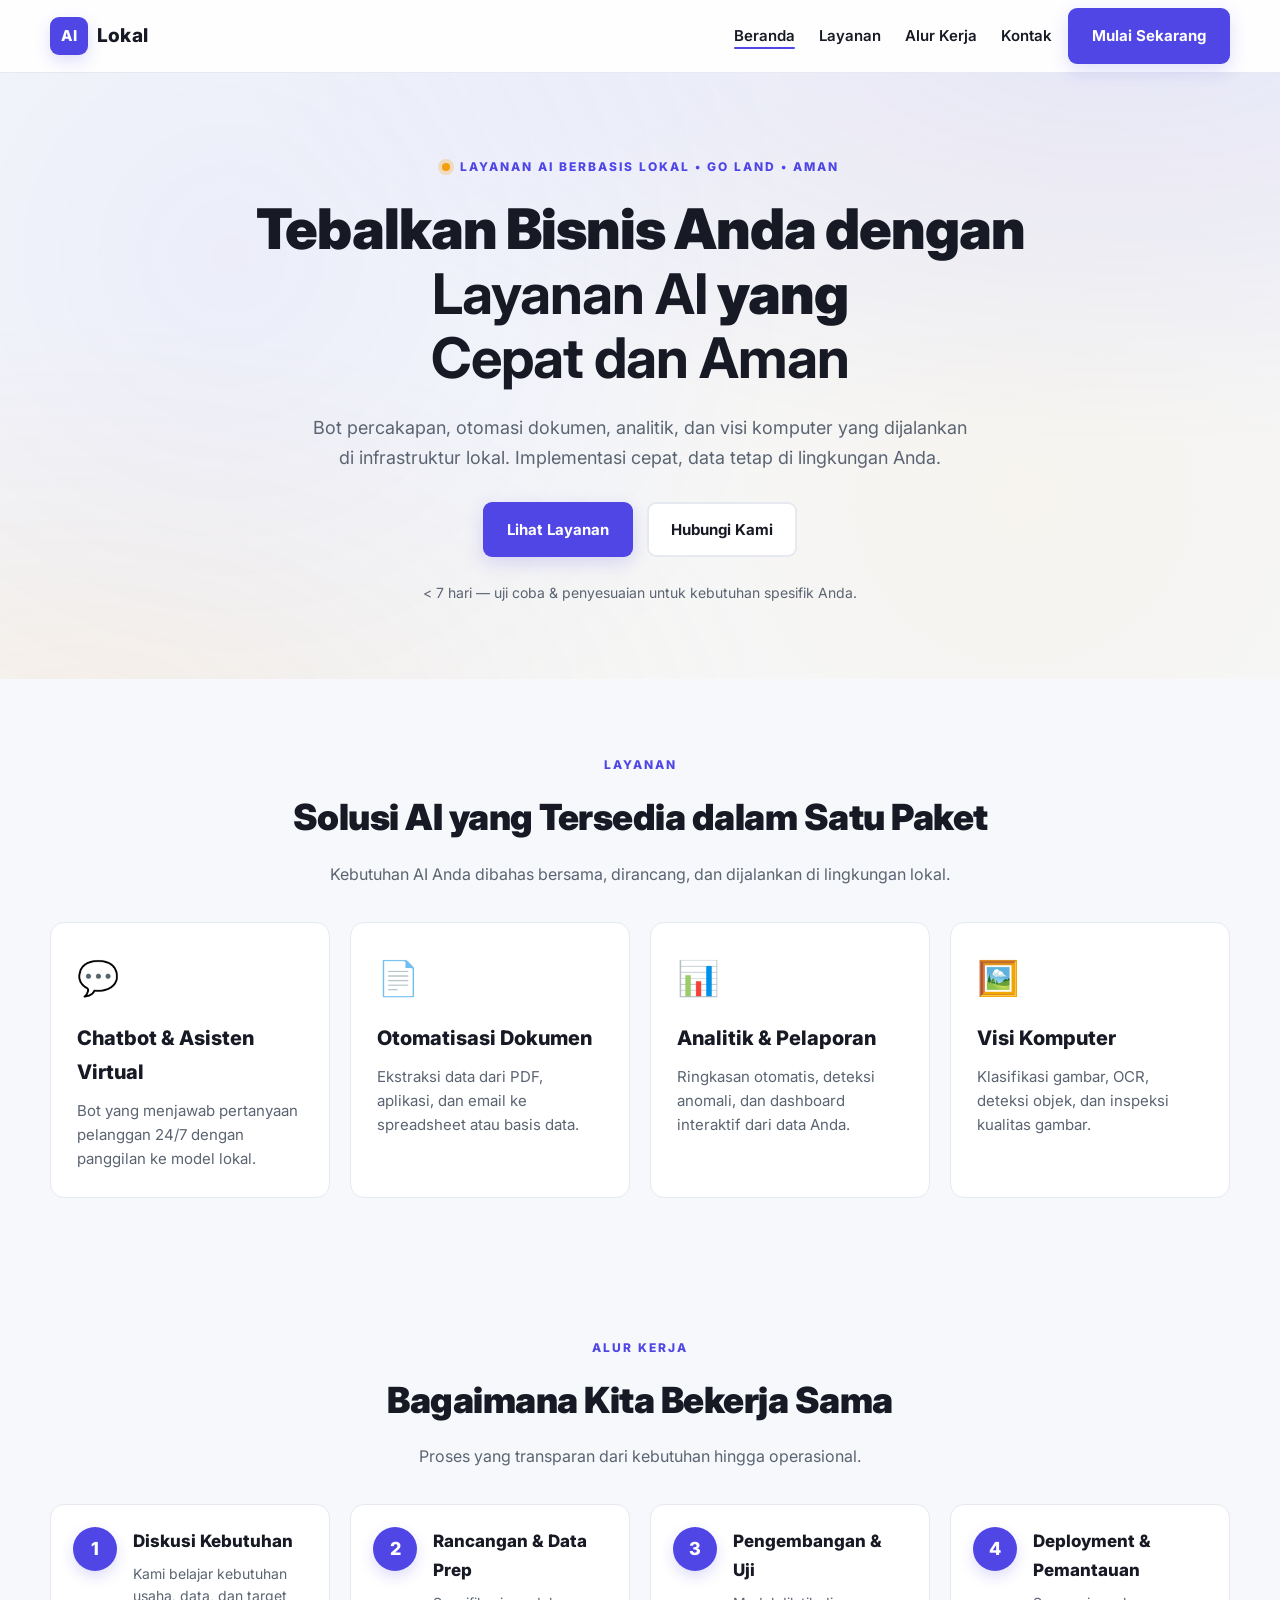
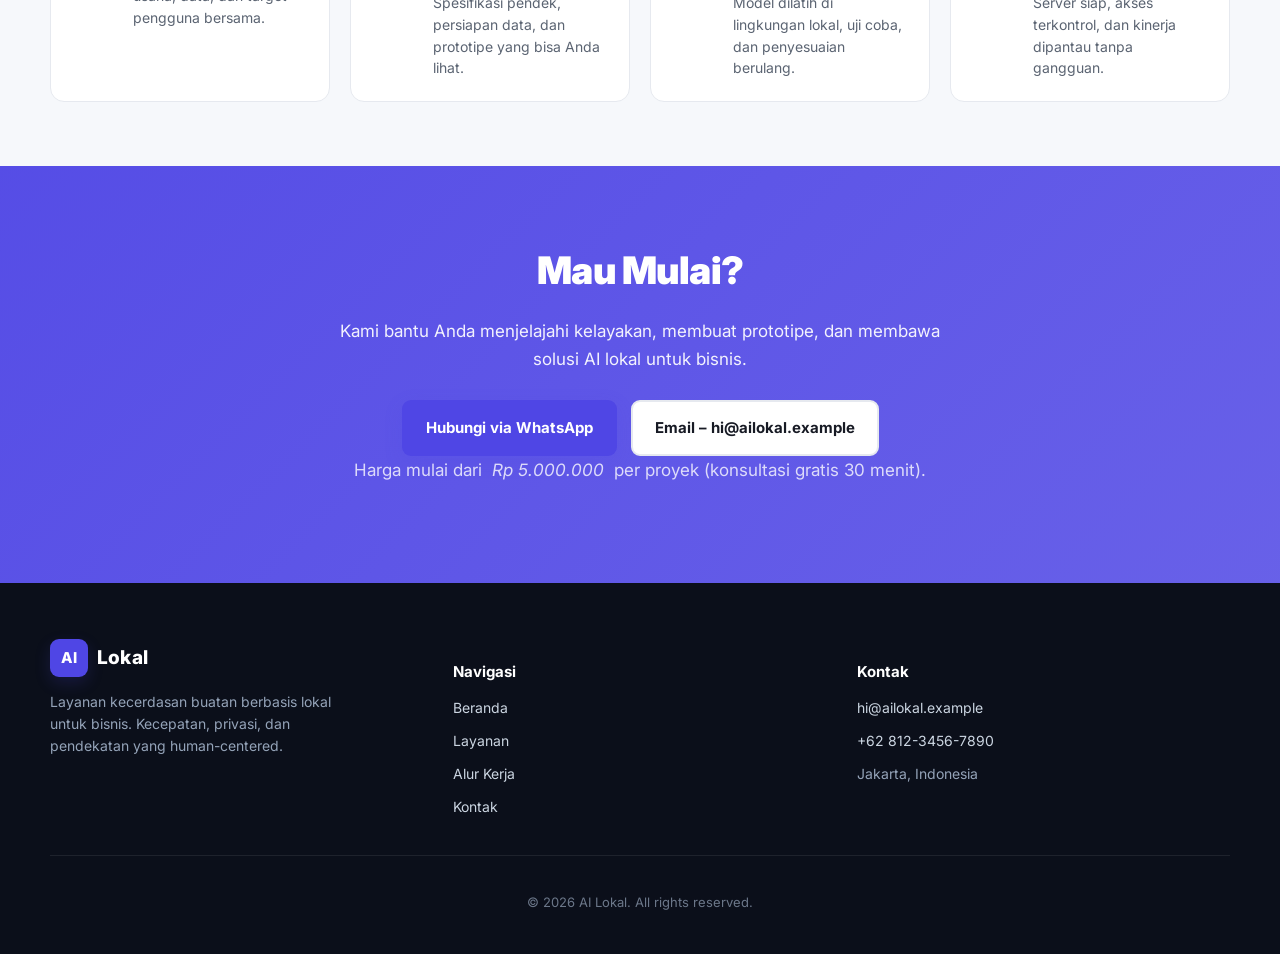
<file: index.html>
<!DOCTYPE html>
<html lang="id">
<head>
  <meta charset="UTF-8" />
  <meta name="viewport" content="width=device-width, initial-scale=1.0" />
  <title>AI Lokal — Layanan Kecerdasan Buatan untuk Bisnis</title>
  <meta name="description" content="Layanan kecerdasan buatan (AI) berbasis lokal untuk bisnis. Automasi dokumen, chatbot, analitik, dan visi komputer tanpa biaya API mahal." />
  <link rel="stylesheet" href="styles.css" />
  <link rel="preconnect" href="https://fonts.googleapis.com" />
  <link rel="preconnect" href="https://fonts.gstatic.com" crossorigin />
  <link href="https://fonts.googleapis.com/css2?family=Inter:ital,opsz,wght@0,14..32,100..900;1,14..32,100..900&family=JetBrains+Mono:wght@400;500;600&display=swap" rel="stylesheet" />
  <link rel="icon" href="data:image/svg+xml,<svg xmlns='http://www.w3.org/2000/svg' viewBox='0 0 32 32'><rect width='32' height='32' rx='8' fill='%234f46e5'/><text x='16' y='23' font-family='Inter, sans-serif' font-size='18' font-weight='800' fill='white' text-anchor='middle'>AI</text></svg>" />
</head>
<body>
  <header class="header">
    <div class="container header-inner">
      <a class="logo" href="#top" aria-label="AI Lokal beranda">
        <span class="logo-mark">AI</span>
        <span class="logo-text">Lokal</span>
      </a>
      <nav class="nav" id="nav">
        <ul class="nav-list">
          <li><a href="#hero">Beranda</a></li>
          <li><a href="#layanan">Layanan</a></li>
          <li><a href="#alur">Alur Kerja</a></li>
          <li><a href="#kontak">Kontak</a></li>
        </ul>
        <a class="btn btn-primary nav-cta" href="#kontak">Mulai Sekarang</a>
        <button class="nav-toggle" id="nav-toggle" aria-label="Buka menu" aria-expanded="false">
          <span></span><span></span><span></span>
        </button>
      </nav>
    </div>
  </header>

  <section class="hero" id="hero">
    <div class="container hero-inner">
      <p class="hero-eyebrow">
        <span class="eyebrow-dot"></span>
        Layanan AI berbasis lokal &bull; go land &bull; aman
      </p>
      <h1>
        Tebalkan Bisnis Anda dengan<br />
        <strong>Layanan AI</strong> yang<br />
        <strong>Cepat dan Aman</strong>
      </h1>
      <p class="hero-text">
        Bot percakapan, otomasi dokumen, analitik, dan visi komputer yang dijalankan
        di infrastruktur lokal. Implementasi cepat, data tetap di lingkungan Anda.
      </p>
      <div class="hero-ctas">
        <a class="btn btn-primary" href="#layanan">Lihat Layanan</a>
        <a class="btn btn-outline" href="#kontak">Hubungi Kami</a>
      </div>
      <p class="hero-note">&lt; 7 hari &mdash; uji coba &amp; penyesuaian untuk kebutuhan spesifik Anda.</p>
    </div>
  </section>

  <section class="services" id="layanan">
    <div class="container">
      <div class="section-head reveal reveal-delay-1">
        <p class="eyebrow">Layanan</p>
        <h2>Solusi AI yang Tersedia dalam Satu Paket</h2>
        <p class="section-text">Kebutuhan AI Anda dibahas bersama, dirancang, dan dijalankan di lingkungan lokal.</p>
      </div>
      <div class="services-grid">
        <article class="card reveal reveal-delay-1">
          <div class="card-icon">💬</div>
          <h3>Chatbot &amp; Asisten Virtual</h3>
          <p>Bot yang menjawab pertanyaan pelanggan 24/7 dengan panggilan ke model lokal.</p>
        </article>
        <article class="card reveal reveal-delay-2">
          <div class="card-icon">📄</div>
          <h3>Otomatisasi Dokumen</h3>
          <p>Ekstraksi data dari PDF, aplikasi, dan email ke spreadsheet atau basis data.</p>
        </article>
        <article class="card reveal reveal-delay-3">
          <div class="card-icon">📊</div>
          <h3>Analitik &amp; Pelaporan</h3>
          <p>Ringkasan otomatis, deteksi anomali, dan dashboard interaktif dari data Anda.</p>
        </article>
        <article class="card reveal reveal-delay-4">
          <div class="card-icon">🖼️</div>
          <h3>Visi Komputer</h3>
          <p>Klasifikasi gambar, OCR, deteksi objek, dan inspeksi kualitas gambar.</p>
        </article>
      </div>
    </div>
  </section>

  <section class="workflow" id="alur">
    <div class="container">
      <div class="section-head section-head--center reveal reveal-delay-2">
        <p class="eyebrow">Alur Kerja</p>
        <h2>Bagaimana Kita Bekerja Sama</h2>
        <p class="section-text">Proses yang transparan dari kebutuhan hingga operasional.</p>
      </div>
      <ol class="workflow-steps">
        <li class="step reveal reveal-delay-1">
          <span class="step-num">1</span>
          <div class="step-body">
            <h4>Diskusi Kebutuhan</h4>
            <p>Kami belajar kebutuhan usaha, data, dan target pengguna bersama.</p>
          </div>
        </li>
        <li class="step reveal reveal-delay-2">
          <span class="step-num">2</span>
          <div class="step-body">
            <h4>Rancangan &amp; Data Prep</h4>
            <p>Spesifikasi pendek, persiapan data, dan prototipe yang bisa Anda lihat.</p>
          </div>
        </li>
        <li class="step reveal reveal-delay-3">
          <span class="step-num">3</span>
          <div class="step-body">
            <h4>Pengembangan &amp; Uji</h4>
            <p>Model dilatih di lingkungan lokal, uji coba, dan penyesuaian berulang.</p>
          </div>
        </li>
        <li class="step reveal reveal-delay-4">
          <span class="step-num">4</span>
          <div class="step-body">
            <h4>Deployment &amp; Pemantauan</h4>
            <p>Server siap, akses terkontrol, dan kinerja dipantau tanpa gangguan.</p>
          </div>
        </li>
      </ol>
    </div>
  </section>

  <section class="cta">
    <div class="container cta-inner">
      <h2>Mau Mulai?</h2>
      <p>Kami bantu Anda menjelajahi kelayakan, membuat prototipe, dan membawa solusi AI lokal untuk bisnis.</p>
      <div class="cta-ctas">
        <a class="btn btn-primary" href="https://wa.me/6281234567890">Hubungi via WhatsApp</a>
        <a class="btn btn-outline" href="mailto:hi@ailokal.example">Email &ndash; hi@ailokal.example</a>
      </div>
      <p class="cta-note">Harga mulai dari &nbsp;<em>Rp&nbsp;5.000.000</em>&nbsp; per proyek (konsultasi gratis 30 menit).</p>
    </div>
  </section>

  <footer class="footer" id="kontak">
    <div class="container footer-grid">
      <div class="footer-brand">
        <a class="logo" href="#top">
          <span class="logo-mark">AI</span>
          <span class="logo-text">Lokal</span>
        </a>
        <p>Layanan kecerdasan buatan berbasis lokal untuk bisnis. Kecepatan, privasi, dan pendekatan yang human-centered.</p>
      </div>
      <div class="footer-links">
        <h4>Navigasi</h4>
        <ul>
          <li><a href="#hero">Beranda</a></li>
          <li><a href="#layanan">Layanan</a></li>
          <li><a href="#alur">Alur Kerja</a></li>
          <li><a href="#kontak">Kontak</a></li>
        </ul>
      </div>
      <div class="footer-contact">
        <h4>Kontak</h4>
        <ul>
          <li><a href="mailto:hi@ailokal.example">hi@ailokal.example</a></li>
          <li><a href="https://wa.me/6281234567890">+62 812-3456-7890</a></li>
          <li>Jakarta, Indonesia</li>
        </ul>
      </div>
    </div>
    <p class="footer-copy">&copy; 2026 AI Lokal. All rights reserved.</p>
  </footer>

  <script src="script.js"></script>
</body>
</html>
</file>
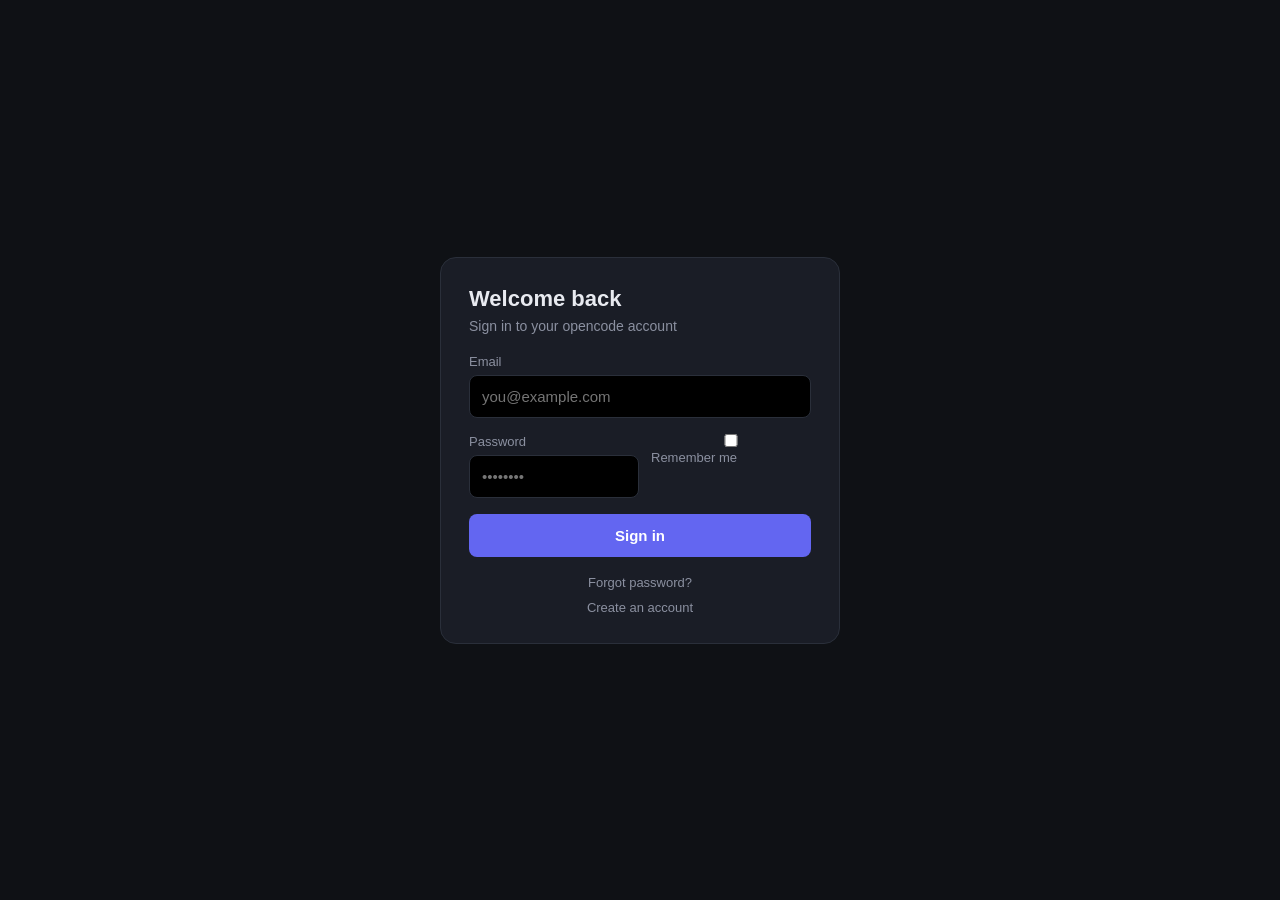
<file: login.html>
<!DOCTYPE html>
<html lang="en">
<head>
  <meta charset="UTF-8" />
  <meta name="viewport" content="width=device-width, initial-scale=1.0" />
  <title>Login — opencode</title>
  <style>
    :root {
      --bg: #0f1115;
      --panel: #1a1d26;
      --border: #2a2f3a;
      --text: #e8eaf0;
      --muted: #8b90a0;
      --accent: #6366f1;
      --accent-hover: #7779f5;
      --danger: #ef4444;
      --ok: #22c55e;
    }

    * { box-sizing: border-box; margin: 0; padding: 0; }

    body {
      font-family: -apple-system, BlinkMacSystemFont, "Segoe UI", sans-serif;
      background: var(--bg);
      color: var(--text);
      min-height: 100vh;
      display: flex;
      align-items: center;
      justify-content: center;
      padding: 16px;
    }

    .card {
      width: 100%;
      max-width: 400px;
      background: var(--panel);
      border: 1px solid var(--border);
      border-radius: 16px;
      padding: 28px;
    }

    h1 { font-size: 22px; font-weight: 700; margin-bottom: 6px; }
    .sub { color: var(--muted); font-size: 14px; margin-bottom: 20px; }

    .field { margin-bottom: 16px; }
    .field label {
      display: block;
      font-size: 13px;
      color: var(--muted);
      margin-bottom: 6px;
    }
    .field input {
      width: 100%;
      padding: 12px;
      border: 1px solid var(--border);
      border-radius: 8px;
      background: #000;
      color: var(--text);
      font-size: 15px;
      outline: none;
      transition: border 0.15s;
    }
    .field input:focus { border-color: var(--accent); }

    .row { display: flex; gap: 12px; }
    .row .field { flex: 1; }

    .btn {
      width: 100%;
      padding: 13px;
      border: none;
      border-radius: 8px;
      background: var(--accent);
      color: #fff;
      font-size: 15px;
      font-weight: 600;
      cursor: pointer;
      transition: background 0.15s;
    }
    .btn:hover { background: var(--accent-hover); }
    .btn:active { transform: translateY(1px); }

    .actions { display: flex; flex-direction: column; gap: 10px; margin-top: 18px; }
    .link {
      color: var(--muted);
      font-size: 13px;
      text-align: center;
    }
    .link:hover { color: var(--text); }

    .error {
      background: #2a1515;
      border: 1px solid var(--danger);
      color: var(--danger);
      padding: 10px 12px;
      border-radius: 8px;
      font-size: 13px;
      display: none;
    }
    .error.show { display: block; }

    .spinner {
      width: 18px; height: 18px;
      border: 2px solid var(--border);
      border-top-color: #fff;
      border-radius: 50%;
      animation: spin 0.8s linear infinite;
      display: none;
    }
    .spinner.active { display: inline-block; }
    .btn:disabled .spinner { display: inline-block; }

    @keyframes spin { to { transform: rotate(360deg); } }
  </style>
</head>
<body>
  <div class="card">
    <h1>Welcome back</h1>
    <p class="sub">Sign in to your opencode account</p>

    <div class="error" id="error"></div>

    <form id="form" novalidate>
      <div class="field">
        <label for="email">Email</label>
        <input id="email" type="email" autocomplete="email" placeholder="you@example.com" required />
      </div>

      <div class="row">
        <div class="field">
          <label for="password">Password</label>
          <input id="password" type="password" autocomplete="current-password" placeholder="••••••••" required />
        </div>
        <div class="field" style="flex:0 0 160px;">
          <label for="remember" style="display:block;margin-bottom:6px;">
            <input id="remember" type="checkbox" />
            Remember me
          </label>
        </div>
      </div>

      <button class="btn" id="btn" type="submit">Sign in</button>
      <span class="spinner" id="spinner"></span>
    </form>

    <div class="actions">
      <p class="link">Forgot password?</p>
      <p class="link">Create an account</p>
    </div>
  </div>

  <script>
    const form = document.getElementById("form");
    const email = document.getElementById("email");
    const password = document.getElementById("password");
    const error = document.getElementById("error");
    const btn = document.getElementById("btn");
    const spinner = document.getElementById("spinner");

    form.addEventListener("submit", async (e) => {
      e.preventDefault();
      error.classList.remove("show");
      btn.disabled = true;
      spinner.classList.add("active");

      const payload = {
        email: email.value.trim(),
        password: password.value,
        remember: document.getElementById("remember").checked,
      };

      try {
        const res = await fetch("/api/auth/login", {
          method: "POST",
          headers: { "Content-Type": "application/json" },
          body: JSON.stringify(payload),
        });

        const data = await res.json().catch(() => ({}));

        if (!res.ok) {
          throw new Error(data.error || "Invalid email or password.");
        }

        // Persist the session cookie for "Remember me"
        if (payload.remember) {
          document.cookie =
            "opencode_session=" + data.sessionId +
            "; path=/; max-age=" + 60 * 60 * 24 * 7 +
            "; SameSite=Lax";
        }

        // Replace with actual redirect target in your setup
        window.location.href = "/dashboard";
      } catch (err) {
        error.textContent = err.message;
        error.classList.add("show");
      } finally {
        btn.disabled = false;
        spinner.classList.remove("active");
      }
    });
  </script>
</body>
</html>
</file>
<file: styles.css>
:root {
  --color-bg: #f6f8fb;
  --color-surface: #ffffff;
  --color-text: #171a24;
  --color-text-muted: #5b6472;
  --color-primary: #4f46e5;
  --color-primary-hover: #4338ca;
  --color-primary-soft: #eef2ff;
  --color-primary-glow: rgba(79, 70, 229, 0.18);
  --color-accent: #f59e0b;
  --color-border: #e6e9ef;
  --color-shadow: rgba(15, 23, 42, 0.07);
  --color-shadow-hover: rgba(15, 23, 42, 0.14);
  --color-footer-bg: #0b0f1a;
  --color-footer-text: #94a3b8;
  --color-footer-link: #cbd5e1;
  --font-sans: "Inter", system-ui, -apple-system, "Segoe UI", Roboto, "Helvetica Neue", Arial, sans-serif;
  --font-mono: "JetBrains Mono", "SF Mono", Menlo, Consolas, monospace;
  --radius: 14px;
  --radius-sm: 9px;
  --space: 1.35rem;
  --maxw: 1180px;
  --header-h: 72px;
  --ease: cubic-bezier(0.22, 1, 0.36, 1);
}

* { box-sizing: border-box; }

html { scroll-behavior: smooth; }

body {
  margin: 0;
  font-family: var(--font-sans);
  color: var(--color-text);
  background: var(--color-bg);
  line-height: 1.7;
  -webkit-font-smoothing: antialiased;
  text-rendering: optimizeLegibility;
}

img { max-width: 100%; display: block; }

a { color: var(--color-primary); text-decoration: none; }
a:hover { color: var(--color-primary-hover); }

/* ---------- Container ---------- */
.container {
  width: 100%;
  max-width: var(--maxw);
  margin: 0 auto;
  padding: 0 var(calc(var(--space) / 2));
}

/* ---------- Header ---------- */
.header {
  position: sticky;
  top: 0;
  z-index: 100;
  background: rgba(255, 255, 255, 0.86);
  backdrop-filter: blur(12px);
  -webkit-backdrop-filter: blur(12px);
  border-bottom: 1px solid var(--color-border);
  transition: background 0.3s var(--ease);
}

.header.scrolled {
  background: rgba(255, 255, 255, 0.96);
  box-shadow: 0 6px 24px var(--color-shadow);
}

.header-inner {
  display: flex;
  align-items: center;
  justify-content: space-between;
  height: var(--header-h);
}

.logo {
  display: flex;
  align-items: center;
  gap: 9px;
  text-decoration: none;
  color: var(--color-text);
  transition: opacity 0.2s;
}

.logo:hover { opacity: 0.85; }

.logo-mark {
  display: inline-flex;
  align-items: center;
  justify-content: center;
  width: 38px;
  height: 38px;
  border-radius: var(--radius-sm);
  background: var(--color-primary);
  color: #fff;
  font-weight: 800;
  font-size: 15px;
  letter-spacing: 0.3px;
  box-shadow: 0 6px 16px var(--color-primary-glow);
}

.logo-text {
  font-weight: 800;
  font-size: 19px;
  letter-spacing: 0.2px;
  color: var(--color-text);
}

/* ---------- Nav ---------- */
.nav {
  display: flex;
  align-items: center;
  gap: 16px;
}

.nav-list {
  display: flex;
  gap: 24px;
  list-style: none;
  margin: 0;
  padding: 0;
  flex: 1 1 auto;
}

.nav-list a {
  font-weight: 600;
  font-size: 15px;
  color: var(--color-text);
  position: relative;
  padding-bottom: 4px;
}

.nav-list a::after {
  content: "";
  position: absolute;
  bottom: 0;
  left: 0;
  width: 0;
  height: 2px;
  background: var(--color-primary);
  border-radius: 2px;
  transition: width 0.25s var(--ease);
}

.nav-list a:hover::after,
.nav-list a.active::after { width: 100%; }

.nav-cta {
  padding: 9px 18px;
  border-radius: var(--radius-sm);
  background: var(--color-primary);
  color: #fff;
  font-weight: 700;
  font-size: 14px;
  box-shadow: 0 6px 16px var(--color-primary-glow);
  transition: background 0.2s, transform 0.2s, box-shadow 0.2s;
}

.nav-cta:hover {
  background: var(--color-primary-hover);
  transform: translateY(-1px);
  box-shadow: 0 8px 22px var(--color-primary-glow);
}

.nav-toggle {
  display: none;
  flex-direction: column;
  gap: 5px;
  background: transparent;
  border: none;
  cursor: pointer;
  padding: 6px;
}

.nav-toggle span {
  display: block;
  width: 24px;
  height: 2px;
  background: var(--color-text);
  border-radius: 2px;
  transition: transform 0.25s var(--ease), opacity 0.25s var(--ease);
}

/* ---------- Buttons ---------- */
.btn {
  display: inline-flex;
  align-items: center;
  justify-content: center;
  gap: 8px;
  padding: 13px 22px;
  border-radius: var(--radius-sm);
  font-weight: 700;
  font-size: 15px;
  cursor: pointer;
  border: 2px solid transparent;
  transition: background 0.2s, color 0.2s, border-color 0.2s, transform 0.2s, box-shadow 0.2s;
  text-decoration: none;
  flex-shrink: 0;
}

.btn:active { transform: translateY(1px); }

.btn-primary {
  background: var(--color-primary);
  color: #fff;
  box-shadow: 0 6px 18px var(--color-primary-glow);
}

.btn-primary:hover {
  background: var(--color-primary-hover);
  transform: translateY(-2px);
  box-shadow: 0 10px 26px var(--color-primary-glow);
}

.btn-outline {
  background: #fff;
  color: var(--color-text);
  border-color: var(--color-border);
}

.btn-outline:hover {
  border-color: var(--color-primary);
  color: var(--color-primary);
  transform: translateY(-2px);
  box-shadow: 0 8px 22px var(--color-shadow);
}

/* ---------- Hero ---------- */
.hero {
  position: relative;
  padding: 72px 0 60px;
  overflow: hidden;
  background:
    radial-gradient(900px 420px at 88% -8%, rgba(79, 70, 229, 0.10), transparent),
    radial-gradient(700px 420px at 6% 110%, rgba(245, 158, 11, 0.08), transparent),
    var(--color-bg);
}

.hero::before {
  content: "";
  position: absolute;
  inset: 0;
  background:
    radial-gradient(circle at 18% 30%, rgba(79, 70, 229, 0.06), transparent 50%),
    radial-gradient(circle at 80% 70%, rgba(245, 158, 11, 0.05), transparent 50%);
  pointer-events: none;
}

.hero-inner {
  position: relative;
  z-index: 1;
  text-align: center;
}

.hero-eyebrow {
  display: inline-flex;
  align-items: center;
  gap: 10px;
  text-transform: uppercase;
  letter-spacing: 2px;
  font-size: 12px;
  font-weight: 800;
  color: var(--color-primary);
  margin-bottom: 20px;
}

.eyebrow-dot {
  width: 8px;
  height: 8px;
  border-radius: 50%;
  background: var(--color-accent);
  box-shadow: 0 0 0 4px rgba(245, 158, 11, 0.25);
}

.hero h1 {
  font-size: clamp(34px, 5.4vw, 56px);
  line-height: 1.15;
  font-weight: 900;
  letter-spacing: -1px;
  margin: 0 0 22px;
  color: var(--color-text);
}

.hero-text {
  font-size: 18px;
  color: var(--color-text-muted);
  max-width: 660px;
  margin: 0 auto 28px;
}

.hero-ctas {
  display: flex;
  gap: 14px;
  justify-content: center;
  flex-wrap: wrap;
}

.hero-note {
  margin-top: 24px;
  font-size: 14px;
  color: var(--color-text-muted);
}

/* ---------- Section shared ---------- */
.section-head {
  text-align: center;
  margin-bottom: 34px;
}

.section-head--center { text-align: center; }

.eyebrow {
  text-transform: uppercase;
  letter-spacing: 2px;
  font-size: 12px;
  font-weight: 800;
  color: var(--color-primary);
  margin-bottom: 12px;
}

.section-head h2 {
  font-size: clamp(24px, 3.6vw, 36px);
  font-weight: 900;
  letter-spacing: -0.5px;
  margin: 0 0 12px;
  color: var(--color-text);
}

.section-text {
  color: var(--color-text-muted);
  max-width: 620px;
  margin: 0 auto;
  font-size: 16px;
}

/* ---------- Services ---------- */
.services {
  padding: 64px 0;
}

.services-grid {
  display: grid;
  grid-template-columns: repeat(auto-fit, minmax(240px, 1fr));
  gap: 20px;
}

.card {
  background: var(--color-surface);
  border: 1px solid var(--color-border);
  border-radius: var(--radius);
  padding: 26px;
  transition: transform 0.25s var(--ease), box-shadow 0.25s var(--ease), border-color 0.25s var(--ease);
}

.card:hover {
  transform: translateY(-6px);
  box-shadow: 0 18px 40px var(--color-shadow-hover);
  border-color: #d9dde6;
}

.card-icon {
  font-size: 34px;
  margin-bottom: 14px;
  display: inline-block;
  transition: transform 0.3s var(--ease);
}

.card:hover .card-icon { transform: scale(1.12) rotate(-3deg); }

.card h3 {
  font-size: 20px;
  font-weight: 800;
  margin: 0 0 10px;
  color: var(--color-text);
}

.card p {
  color: var(--color-text-muted);
  margin: 0;
  font-size: 15px;
  line-height: 1.6;
}

/* ---------- Workflow ---------- */
.workflow {
  padding: 64px 0;
}

.workflow-steps {
  list-style: none;
  margin: 0;
  padding: 0;
  display: grid;
  grid-template-columns: repeat(auto-fit, minmax(230px, 1fr));
  gap: 20px;
}

.step {
  display: flex;
  gap: 16px;
  background: var(--color-surface);
  border: 1px solid var(--color-border);
  border-radius: var(--radius);
  padding: 22px;
  transition: transform 0.25s var(--ease), box-shadow 0.25s var(--ease);
}

.step:hover {
  transform: translateY(-3px);
  box-shadow: 0 12px 28px var(--color-shadow);
}

.step-num {
  flex: 0 0 44px;
  height: 44px;
  border-radius: 50%;
  background: var(--color-primary);
  color: #fff;
  font-weight: 800;
  font-size: 18px;
  display: flex;
  align-items: center;
  justify-content: center;
  box-shadow: 0 6px 14px var(--color-primary-glow);
  transition: transform 0.25s var(--ease), box-shadow 0.25s var(--ease);
}

.step:hover .step-num {
  transform: scale(1.08);
  box-shadow: 0 8px 20px var(--color-primary-glow);
}

.step-body { flex: 1; min-width: 0; }

.step h4 {
  font-size: 17px;
  font-weight: 800;
  margin: 0 0 7px;
  color: var(--color-text);
}

.step p {
  color: var(--color-text-muted);
  margin: 0;
  font-size: 14px;
  line-height: 1.55;
}

/* ---------- CTA ---------- */
.cta {
  background:
    linear-gradient(135deg, rgba(79, 70, 229, 0.96), rgba(79, 70, 229, 0.85)),
    url("data:image/svg+xml,%3Csvg xmlns='http://www.w3.org/2000/svg' viewBox='0 0 100 100'%3E%3Ccircle cx='20' cy='20' r='3' fill='white' opacity='0.15'/%3E%3Ccircle cx='60' cy='50' r='2' fill='white' opacity='0.1'/%3E%3Ccircle cx='40' cy='80' r='2.5' fill='white' opacity='0.08'/%3E%3Ccircle cx='80' cy='30' r='1.5' fill='white' opacity='0.12'/%3E%3C/svg%3E");
  color: #fff;
  padding: 72px 0;
  text-align: center;
}

.cta-inner { position: relative; z-index: 1; }

.cta h2 {
  font-size: clamp(26px, 3.8vw, 38px);
  font-weight: 900;
  letter-spacing: -0.5px;
  margin: 0 0 14px;
  color: #fff;
}

.cta p {
  color: rgba(255, 255, 255, 0.92);
  max-width: 620px;
  margin: 0 auto 26px;
  font-size: 17px;
}

.cta-ctas { display: flex; gap: 14px; justify-content: center; flex-wrap: wrap; }

.cta-note {
  margin-top: 22px;
  font-size: 14px;
  opacity: 0.85;
}

/* ---------- Footer ---------- */
.footer {
  background: var(--color-footer-bg);
  color: var(--color-footer-text);
  padding-top: 56px;
  padding-bottom: 28px;
}

.footer-grid {
  display: grid;
  grid-template-columns: repeat(auto-fit, minmax(160px, 1fr));
  gap: 30px;
  padding-bottom: 28px;
  border-bottom: 1px solid rgba(255, 255, 255, 0.08);
}

.footer-brand .logo-text { color: #fff; }

.footer-brand p {
  font-size: 14px;
  color: var(--color-footer-text);
  max-width: 300px;
  line-height: 1.6;
}

.footer h4 {
  color: #fff;
  font-size: 15px;
  margin-bottom: 12px;
}

.footer a { color: var(--color-footer-link); }
.footer a:hover { color: #fff; }

.footer ul { list-style: none; margin: 0; padding: 0; }

.footer li { margin-bottom: 9px; font-size: 14px; }

.footer-copy {
  text-align: center;
  font-size: 13px;
  opacity: 0.7;
  padding-top: 22px;
}

/* ---------- Scroll reveal (CSS-only) ---------- */
html.js .reveal {
  opacity: 0;
  transform: translateY(22px);
  transition: opacity 0.7s var(--ease), transform 0.7s var(--ease);
}

html.js .reveal.visible {
  opacity: 1;
  transform: translateY(0);
}

html.js .reveal-delay-1 { transition-delay: 0.08s; }
html.js .reveal-delay-2 { transition-delay: 0.16s; }
html.js .reveal-delay-3 { transition-delay: 0.24s; }
html.js .reveal-delay-4 { transition-delay: 0.32s; }

/* ---------- Mobile ---------- */
@media (max-width: 820px) {
  .nav-list {
    display: none;
    position: absolute;
    top: var(--header-h);
    left: 0;
    right: 0;
    flex-direction: column;
    background: #fff;
    padding: 14px 16px 18px;
    gap: 12px;
    border-bottom: 1px solid var(--color-border);
    box-shadow: 0 12px 30px var(--color-shadow);
  }

  .nav-list.open { display: flex; }

  .nav-cta { display: none; }

  .nav-toggle { display: flex; }

  .nav-toggle[aria-expanded="true"] span:nth-child(1) {
    transform: translateY(9px) rotate(45deg);
  }
  .nav-toggle[aria-expanded="true"] span:nth-child(2) { opacity: 0; }
  .nav-toggle[aria-expanded="true"] span:nth-child(3) {
    transform: translateY(-9px) rotate(-45deg);
  }

  .hero { padding: 56px 0 44px; }
  .card { padding: 20px; }
  .step { padding: 18px; }
}

@media (prefers-reduced-motion: reduce) {
  *,
  *::before,
  *::after {
    animation-duration: 0.01ms !important;
    transition-duration: 0.01ms !important;
  }
}
</file>
